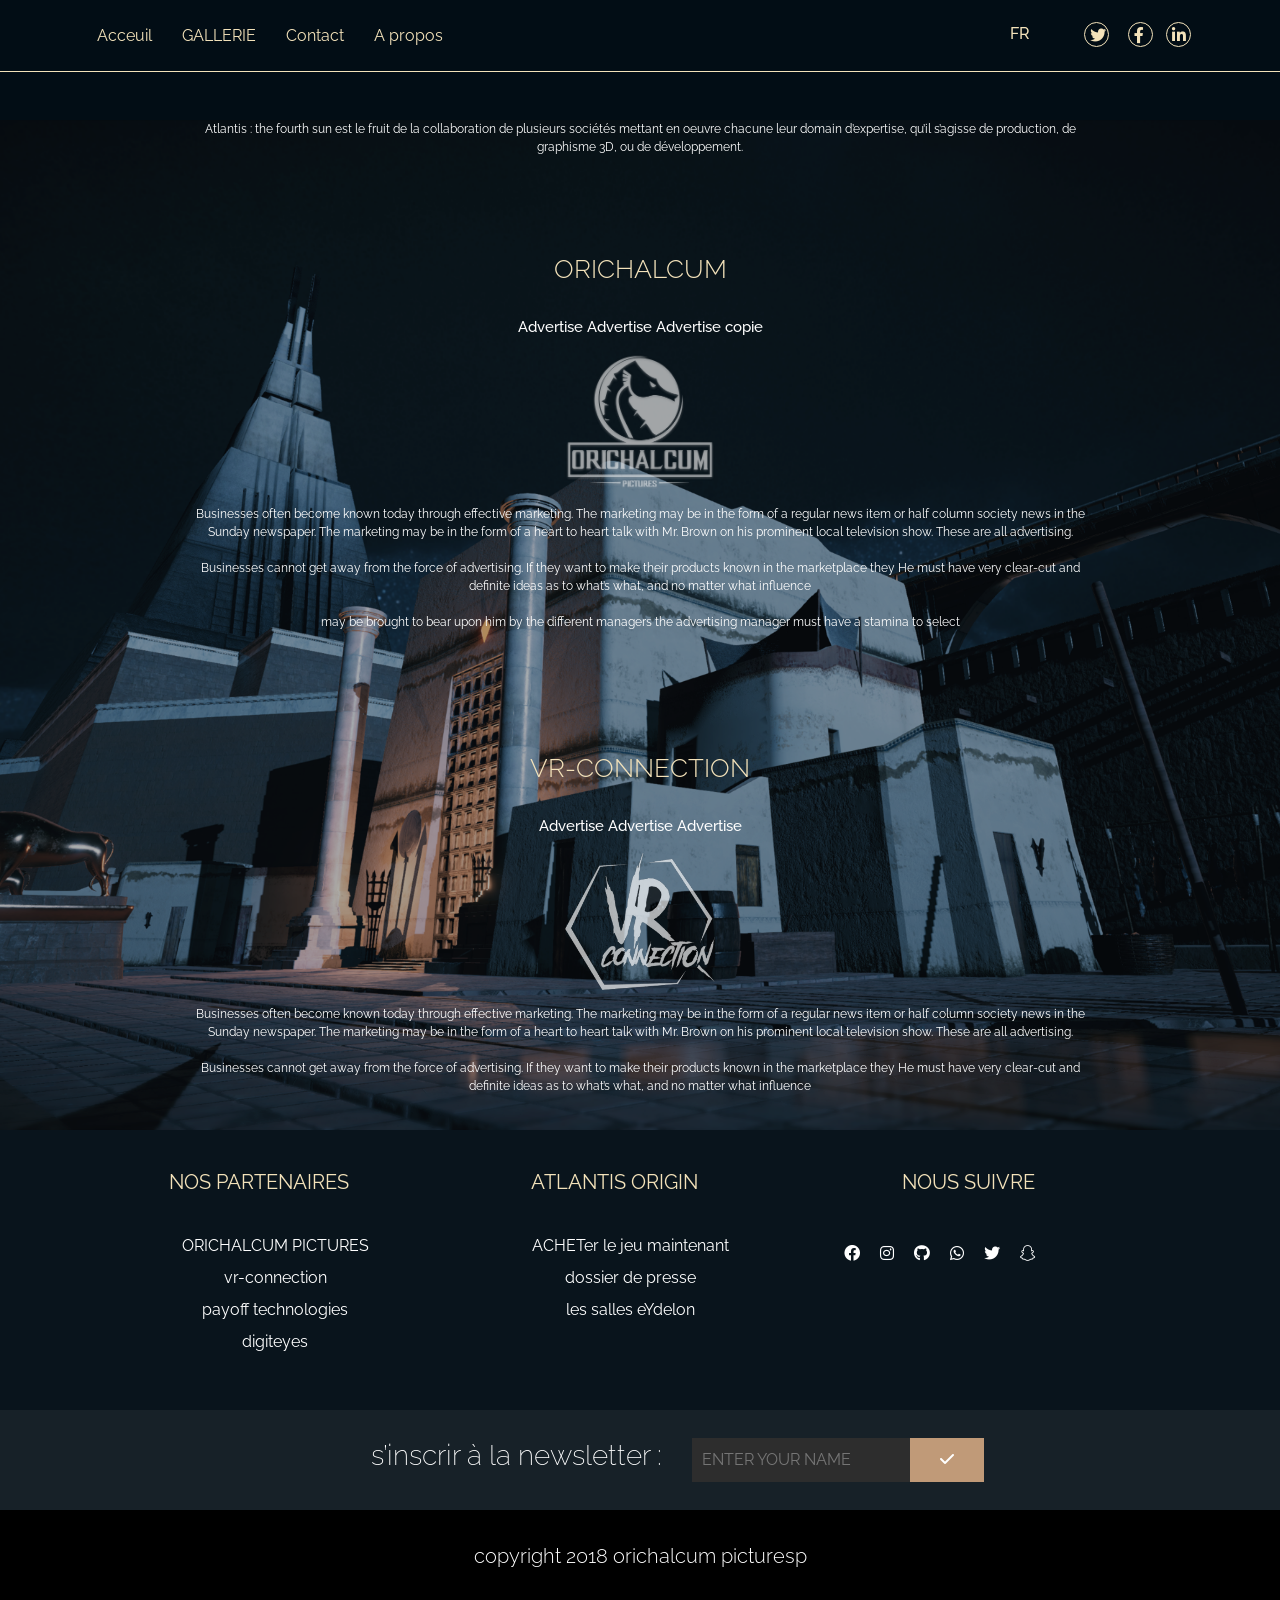
<file: a propos/index.html>
<!DOCTYPE html>
<html lang="en">
<head>
    <meta charset="UTF-8">
    <meta name="viewport" content="width=device-width, initial-scale=1.0">
    <link rel="stylesheet" href="design/all.min.css">
    <link rel="preconnect" href="https://fonts.googleapis.com">
<link rel="preconnect" href="https://fonts.gstatic.com" crossorigin>
<link rel="stylesheet" href="./design/bootstrap-5.3.0-dist/css/bootstrap.css">
<link href="https://fonts.googleapis.com/css2?family=Raleway:wght@100;200;300;400;500;600;700;800;900&display=swap" rel="stylesheet">
<link rel="stylesheet" href="design/style.css">    
<title>a propos</title>
</head>
<body>
    <header>
        <div class="container">
        <nav class="navbar navbar-expand-md">
            <button class="navbar-toggler" data-bs-toggle="collapse" data-bs-target="#myNav"><span class="navbar-toggler-icon" ></span></button>
            <div class="collapse navbar-collapse" id="myNav">
                <ul class="navbar-nav position-relative mb-3">
                    <li class="nav-item"><a href="#" class="nav-link"></a>Acceuil</li>
                    <li class="nav-item"><a href="#" class="nav-link"></a>GALLERIE</li>
                    <li class="nav-item"><a href="#" class="nav-link"></a>Contact</li>
                    <li class="nav-item"><a href="#" class="nav-link"></a>A propos</li>
                </ul>
            </div>
            <div class="lang float-end me-5 mt-1">
                <h6>FR</h6>
            </div>
            <div class="social float-end">
                <a href="#"><i class="fa-brands fa-twitter"></i></a>
                <a href="#"><i class="fa-brands fa-facebook-f"></i></a>
                <a href="#"><i class="fa-brands fa-linkedin-in"></i></a>
            </div>
        </nav>
    </div>
        <div class="propos-layer">
        <div class="propos mx-auto text-center">
            <div class="box mt-5">
                <p>Atlantis : the fourth sun est le fruit de la collaboration de plusieurs sociétés mettant en oeuvre chacune leur domain d’expertise, qu’il s’agisse de production, de graphisme 3D, ou de développement.</p>
            </div>
            <br><br>
            <div class="box">
                <h3>Orichalcum</h3>
                <h6>Advertise Advertise Advertise copie</h6>
                <img src="./design/logo-1.png" alt="" srcset="">
                <p>Businesses often become known today through effective marketing. The marketing may be in the form of a regular news item or half column society news in the Sunday newspaper. The marketing may be in the form of a heart to heart talk with Mr. Brown on his prominent local television show. These are all advertising. 
                        <br><br>
                    Businesses cannot get away from the force of advertising. If they want to make their products known in the marketplace they He must have very clear-cut and definite ideas as to what’s what, and no matter what influence 
                        <br><br>
                    may be brought to bear upon him by the different managers the advertising manager must have a stamina to select</p>
            </div>
            <br><br><br>
            <div class="box">
                <h3>VR-connection</h3>
                <h6>Advertise Advertise Advertise</h6>
                <img src="design/logo-2.png" alt="" srcset="">
                <p>Businesses often become known today through effective marketing. The marketing may be in the form of a regular news item or half column society news in the Sunday newspaper. The marketing may be in the form of a heart to heart talk with Mr. Brown on his prominent local television show. These are all advertising. 
                        <br><br>
                    Businesses cannot get away from the force of advertising. If they want to make their products known in the marketplace they He must have very clear-cut and definite ideas as to what’s what, and no matter what influence</p>
            </div>
        </div>
        </div>
    </header>
    <div class="liens">
        <div class="container text-center d-flex-sm flex-column flex-md-row">
    <div class="box">
        <h3>Nos partenaires</h3>
        <ul>
            <li>ORICHALCUM PICTURES</li>
            <li>vr-connection</li>
            <li>payoff technologies</li>
            <li>digiteyes</li>
        </ul>
    </div>
    <div class="box">
        <h3>Atlantis Origin</h3>
        <ul>
            <li>ACHETer le jeu maintenant</li>
            <li>dossier de presse</li>
            <li>les salles eYdelon</li>
        </ul>
    </div>
    <div class="box social">
        <h3>nous suivre</h3>
        <ul>
    <li><a href="#"><i class="fa-brands fa-facebook"></i></a></li>
    <li><a href="#"><i class="fa-brands fa-instagram"></i></a></li>
    <li><a href="#"><i class="fa-brands fa-github"></i></a></li>
    <li><a href="#"><i class="fa-brands fa-whatsapp"></i></a></li>
    <li><a href="#"><i class="fa-brands fa-twitter"></i></a></li>
    <li><a href="#"><i class="fa-brands fa-snapchat"></i></a></li>
        </ul>
    </div>
    </div>
    </div>
    <div class="mail">
        <div class="text">
            <h3>s’inscrir à la newsletter :</h3>
        </div>
        <div class="send">
            <input type="text" placeholder="ENTER YOUR NAME">
            <button><a href="#"><i class="fa-solid fa-check"></i></a></button>
        </div>
    </div>
    <footer>
    <h4>copyright 2018 orichalcum picturesp</h4>
    </footer>
    </body>
    </html>
    <script src="./design/bootstrap-5.3.0-dist/js/bootstrap.js"></script>
</body>
</html>
</file>
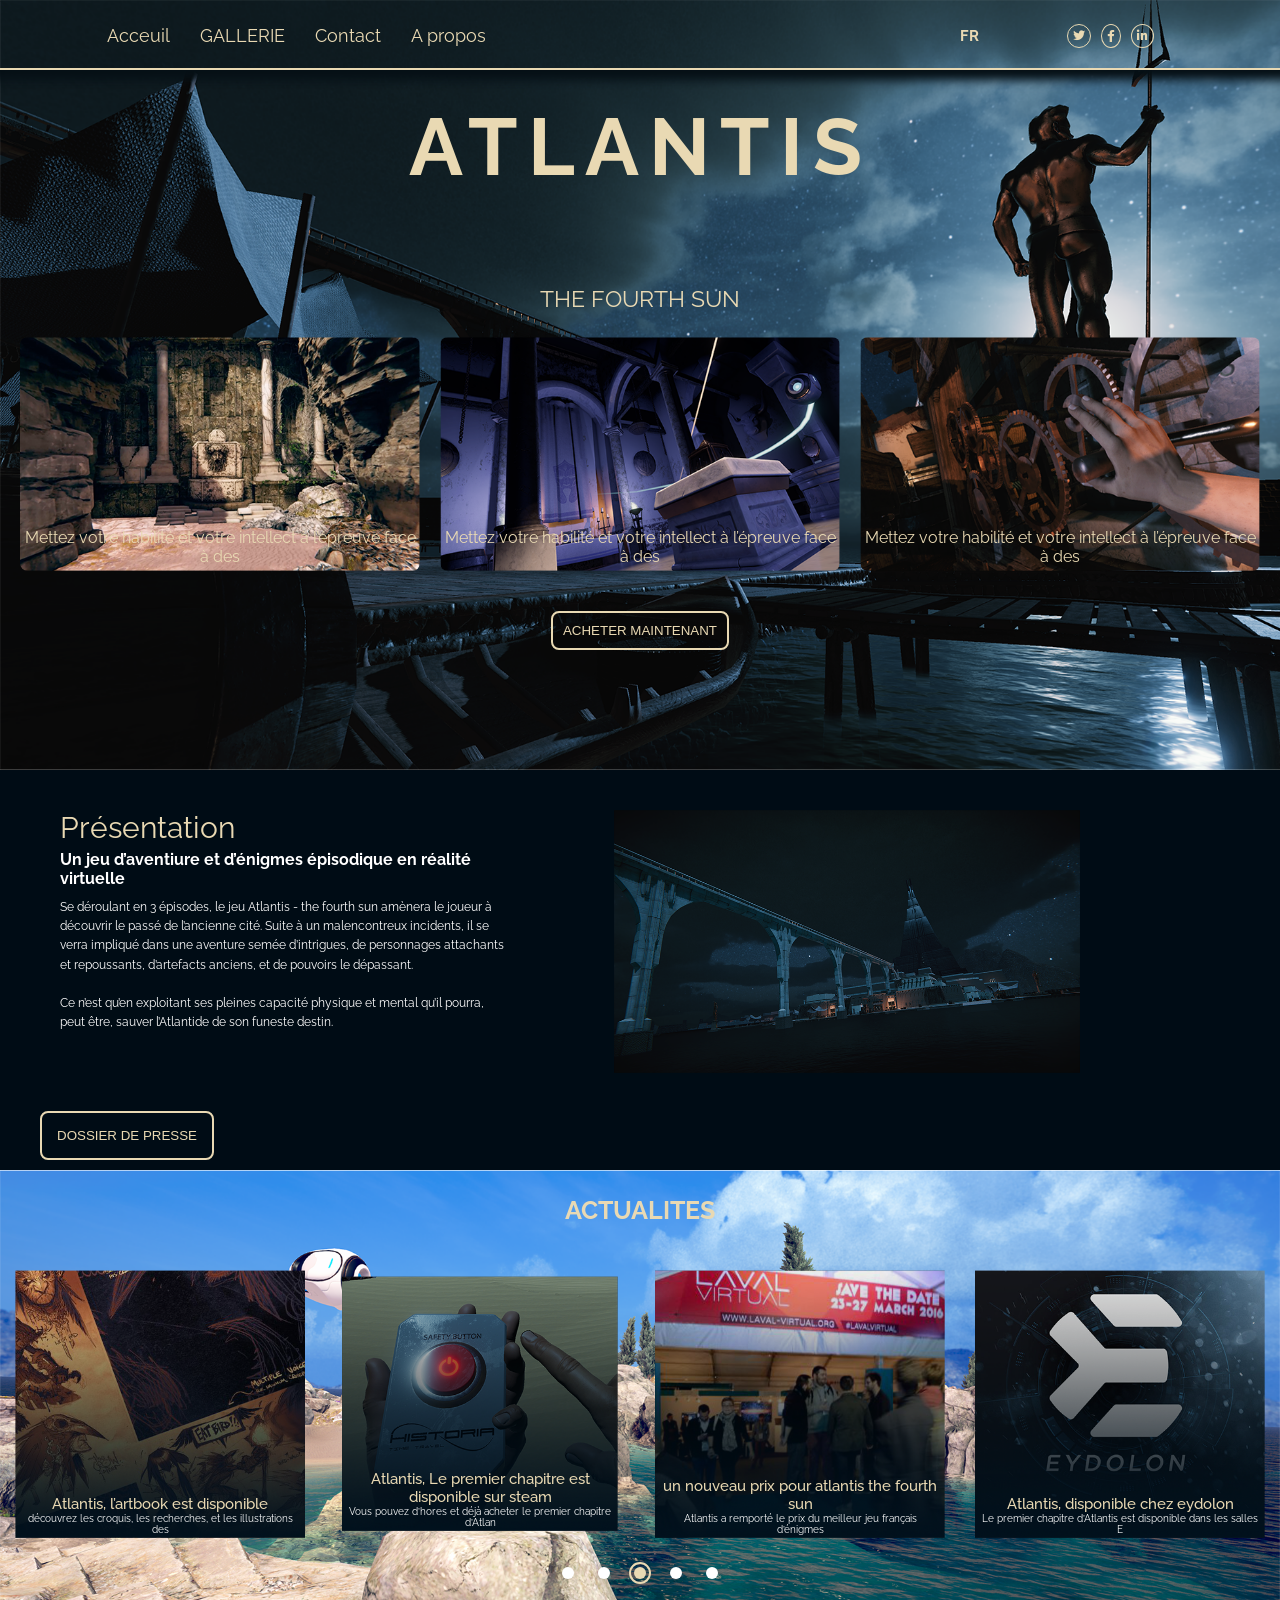
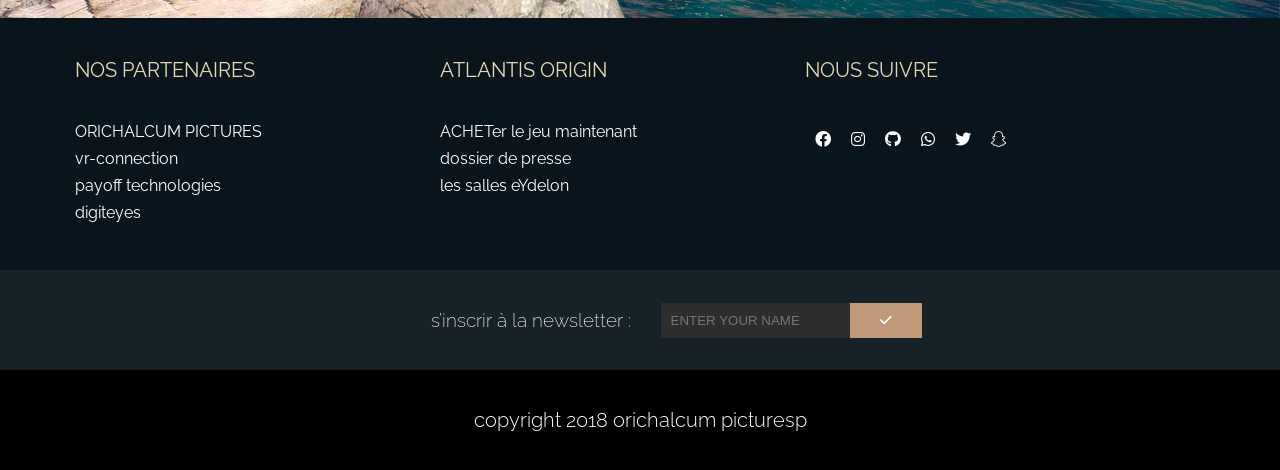
<file: home/index.html>
<!DOCTYPE html>
<html lang="en">
<head>
    <meta charset="UTF-8">
    <meta name="viewport" content="width=device-width, initial-scale=1.0">
    <title>Document</title>
    <link rel="stylesheet" href="design/style.css">
    <link rel="stylesheet" href="design/all.min.css">
    <link rel="preconnect" href="https://fonts.googleapis.com">
<link rel="preconnect" href="https://fonts.gstatic.com" crossorigin>
<link href="https://fonts.googleapis.com/css2?family=Raleway:wght@100;200;300;400;500;600;700;800;900&display=swap" rel="stylesheet">
</head>
<body>
    <div class="header">
    <header>
        <ul>
            <li>Acceuil</li>
            <li>GALLERIE</li>
            <li>Contact</li>
            <li>A propos</li>
        </ul>
        <div class="lang">
            <h5>FR</h5>
        </div>
        <div class="social">
            <ul>
            <a href="#"><i class="fa-brands fa-twitter"></i></a>
            <a href="#"><i class="fa-brands fa-facebook-f"></i></a>
            <a href="#"><i class="fa-brands fa-linkedin-in"></i></a>
        </ul>
        </div>
    </header>
    <div class="main">
        <div class="container">
            <div class="title">Atlantis</div>
            <div class="demi-title">the fourth sun</div>
            <div class="boxs">
            <div class="box">
                <img src="design/main-1.png" alt="">
                <p>Mettez votre habilité et votre intellect à l’épreuve face à des</p>
            </div>
            <div class="box">
                <img src="design/main-2.png" alt="">
                <p>Mettez votre habilité et votre intellect à l’épreuve face à des</p>
            </div>
            <div class="box">
                <img src="design/main-3.png" alt="">
                <p>Mettez votre habilité et votre intellect à l’épreuve face à des</p>
            </div>
        </div>
        <div class="button">
        <button>acheter maintenant</button>
    </div>
        </div>
    </div>
</div>
    <!-- -------- pre ------------------ -->
    <div class="presentation">
        <div class="content">
        <div class="text">
        <h3>présentation</h3>
        <h5>Un jeu d’aventiure et d’énigmes épisodique en réalité virtuelle</h5>
        <p>Se déroulant en 3 épisodes, le jeu Atlantis - the fourth sun amènera le joueur à découvrir le passé de l’ancienne cité. Suite à un malencontreux incidents, il se verra impliqué dans une aventure semée d’intrigues, de personnages attachants et repoussants, d’artefacts anciens, et de pouvoirs le dépassant.
           <br><br>
            Ce n’est qu’en exploitant ses pleines capacité physique et mental qu’il pourra, peut être, sauver l’Atlantide de son funeste destin.</p>
    </div>
    <div class="image">
        <img src="./design/prese.png" alt="">
    </div>
</div>
<button>dossier de presse</button>
</div>
<div class="actualites">
    <h2>actualites</h2>
    <div class="boxs">
        <div class="box">
            <img src="./design/act-1.png" alt="">
            <div class="text">
            <h3>Atlantis,  l’artbook est disponible</h3>
            <p>découvrez les croquis, les recherches, et les illustrations des</p>
        </div>
        </div>
        <div class="box">
            <div class="text">
            <img src="./design/act-2.png" alt="">
            <div class="text">
            <h3>Atlantis, Le premier chapitre est disponible sur steam</h3>
            <p>Vous pouvez d’hores et déjà acheter le premier chapitre d’Atlan</p>
        </div>
        </div>
        </div>
        <div class="box">
            <img src="./design/act-3.png" alt="">
            <div class="text">
            <h3>un nouveau prix pour atlantis the fourth sun </h3>
            <p>Atlantis a remporté le prix du meilleur jeu français d’énigmes </p>
        </div>
        </div>
        <div class="box">
            <img src="./design/act-4.png" alt="">
            <div class="text">
            <h3>Atlantis, disponible chez eydolon</h3>
            <p>Le premier chapitre d’Atlantis est disponible dans les salles E</p>
        </div>
        </div>
    </div>
    <div class="bullets">
        <span></span>
        <span></span>
        <span class="active"></span>
        <span></span>
        <span></span>
    </div>
</div>
<!-- ------------------ liens -------------------------------------------- -->
<div class="liens">
    <div class="container">
<div class="box">
    <h3>Nos partenaires</h3>
    <ul>
        <li>ORICHALCUM PICTURES</li>
        <li>vr-connection</li>
        <li>payoff technologies</li>
        <li>digiteyes</li>
    </ul>
</div>
<div class="box">
    <h3>Atlantis Origin</h3>
    <ul>
        <li>ACHETer le jeu maintenant</li>
        <li>dossier de presse</li>
        <li>les salles eYdelon</li>
    </ul>
</div>
<div class="box social">
    <h3>nous suivre</h3>
    <ul>
<li><a href="#"><i class="fa-brands fa-facebook"></i></a></li>
<li><a href="#"><i class="fa-brands fa-instagram"></i></a></li>
<li><a href="#"><i class="fa-brands fa-github"></i></a></li>
<li><a href="#"><i class="fa-brands fa-whatsapp"></i></a></li>
<li><a href="#"><i class="fa-brands fa-twitter"></i></a></li>
<li><a href="#"><i class="fa-brands fa-snapchat"></i></a></li>
    </ul>
</div>
</div>
</div>
<div class="mail">
    <div class="text">
        <h3>s’inscrir à la newsletter :</h3>
    </div>
    <div class="send">
        <input type="text" placeholder="ENTER YOUR NAME">
        <button><a href="#"><i class="fa-solid fa-check"></i></a></button>
    </div>
</div>
<footer>
<h4>copyright 2018 orichalcum picturesp</h4>
</footer>
</body>
</html>
</file>
<file: a propos/design/style.css>
*{
    margin: 0;
    padding: 0;
    box-sizing: border-box;
}
:root{
    --main-color:#f3e2ba;
}
body{
    font-family: 'Raleway', sans-serif;
}
header{
    background-color: #020d15;
}
header nav li{
    margin: 0 15px;
    color: var(--main-color);
    font-weight: 400;
}

header nav .social a{
position: relative;
padding: 4px;
margin: 0 8px;
color: var(--main-color);

}
header nav button span{
    color: var(--main-color);
}
header nav .social a::before{
    content: "";
    position: absolute;
    width: 25px;
    height: 25px;
    background-color: transparent;
    border: 1.5px solid var(--main-color);
    border-radius: 50%;
    top: 0px;
    left: -2px;
}
header nav::after{
    content: "";
    position: absolute;
    width: 200%;
    height: 1.5px;
    background-color: var(--main-color);
    bottom: 0;
    left: -100px;
}
header .lang{
    color: var(--main-color);
}
/* --------------------------- */
header .propos{
    width: 70%;
    position: relative;
    z-index: 100
}
header .propos-layer{
    background:url('./main.png') ;
    background-size: cover;
    position: relative;
}
header .propos-layer::after{
    content: "";
    position: absolute;
    top: 0;
    left: 0;
    width: 100%;
    height: 100%;
    background-color: #020d15;
    opacity: 0.3;
}
header .propos .box{
padding-bottom: 20px;
}
header .propos .box p{
    color: white;
    line-height: 1.5;
    font-size: 12px;
    margin: 15px 0;

}
header .propos .box h3{
    color: var(--main-color);
    font-size: 26px;
    font-weight: 300;
    text-transform: uppercase;
    padding: 15px;
}
header .propos .box h6{
    padding: 10px 0;
    color: white;
    font-size: 15px;
}
header .propos .box img{
    width: 150px;
}
.liens{
    background-color: #09141c;
    padding: 30px 0;
}
.liens .container{
    display: flex;
}
.liens .box{
    margin: 10px;
    flex-basis: 30%;
    color: white;
}
.liens .box h3{
    color: var(--main-color);
    font-size: 20px;
    font-weight: 400;
    text-transform: uppercase;
}
.liens .box ul{
    list-style: none;
    margin-top: 40px;
}
.liens .box ul li{
    margin: 8px 0;
}
.liens .box.social ul {
    display: flex;
    justify-content: start;
}
.liens .box.social ul li a{
    color: white;
    margin: 0 10px;

}
.mail{
    display: flex;
    background-color: #172128;
    padding: 10px 0;
    height: 100px;
    justify-content: center;
    align-items: center;
}
.mail .text{
    color: white;
    margin-right: 30px;
}
.mail .text h3{
    font-weight: 200;
}
.mail .send{
    position: relative;
}
.mail .send input{
    padding: 10px;
    background-color: #2d2d2d;
    border: none;
}
.mail .send button{
    padding:10px 30px;
    border: none;
    position: absolute;
    background-color: #c09a78;
}
.mail .send button a{
    color: white;

}
footer{
    height: 100px;
    background-color: black;
    display: flex;
    justify-content: center;
    align-items: center;
}
footer h4{
    color: white;
    font-size: 20px;
    font-weight: 300;
}
</file>
<file: home/design/style.css>
*{
    box-sizing: border-box;
    margin: 0;
    padding: 0;
}
body{
    font-family: 'Raleway', sans-serif;
}
:root{
    --main-color:#e9d9b3;
}
.header{
    background: url('./main.png');
    background-size: cover;
}
header{
    display:grid;
    grid-template-columns: repeat(12,minmax(0,1fr));
    justify-content: center;
    align-items: center;
    height: 70px;
    font-weight: 400;
    font-size: 18px;
    position: relative;
    box-shadow: 0 0 9px 10px #061016;
    z-index: 3;
}
header ul{
    list-style: none;
    grid-column: 2/6;
    display: flex;
}
header ul li{
    margin-right: 30px;
    color: var(--main-color);
}
header .lang{
    grid-column: 10/11;
}
header .lang h5{
    color: var(--main-color);
}
header .social{
    grid-column: 11/12;
    display: flex;
    flex-wrap: nowrap;
}
header .social a{
    color: var(--main-color);
    margin-right: 10px;

}
header .social a i{
    font-size: 12px;
    border: 1px solid var(--main-color);
    padding: 5px;
    border-radius: 50%;
}
header::after{
    content: "";
    position: absolute;
    width: 100%;
    height: 2px;
    background-color: var(--main-color);
    bottom: 0;
}
/* ------------------ main -----------------------  */
.main{
    height: 600px;
    width: 100%;
    height: 700px;
}
.container{
    margin: 0 auto;
}
@media(min-width:767px){
    .container{
        width: 650px;
    }

}
@media(min-width:950px){
    .container{
        width: 940px;
    }

}
@media(min-width:1200px){
    .container{
        width: 1150px;
    }

}
.main .container .title{
    color: var(--main-color);
    font-size: 80px;
    font-weight: bold;
    text-align: center;
    letter-spacing: 10px;
    position: absolute;
    top: 100px;
    left: 50%;
    transform: translateX(-50%);
    text-transform: uppercase;

}
.main .container .demi-title{
    color: var(--main-color);
    text-align: center;
    position: relative;
    top: 215px;
    font-size: 23px;
    text-transform: uppercase;
    font-weight: 400;
}
/* -------------------- boxes -------------------------------------  */
.main .container .boxs{
    display: flex;
    justify-content: center;
    flex-wrap: nowrap;
    position: relative;
    top: 230px;
}
.main .container .boxs .box{
    margin: 10px;

    position: relative;
}
.main .container .boxs .box img{
    width: 400px;
    height: 100%;
    border-radius: 8px;
}
.main .container .boxs .box p {
position: absolute;
color: var(--main-color);
bottom: 0;
text-align: center;
margin: 0 4px 5px 4px;
}
.main .container .button{
    text-align: center;
    position: relative;
    bottom: -260px;
}
.main .container .button button{
    padding: 10px;
    background: transparent;
    color: var(--main-color);
    border: 2px solid var(--main-color);
    text-transform: uppercase;
    border-radius: 8px;
}
/* --------------------- presentation ------------------  */
.presentation{
    position: relative;
}
.presentation .content{
    height: 400px;
    background-color:#000c15;
    /* position: absolute; */
    display: flex;
}
.presentation .text{
    flex-basis: 40%;
    margin: 40px 10px 0 60px;
}
.presentation h3{
 color: var(--main-color);
 font-weight: 400;
 font-size: 30px;
 text-transform: capitalize;
}
.presentation h5{
    color: white;
    margin-top: 5px;
    font-size: 16px;
}
.presentation p{
    margin-top: 10px;
    color: white;
    font-size: 12px;
    line-height: 1.6;
}

.presentation .image{
    margin-left: 100px;
    margin-top:40px;
    flex-basis: 60%;
}
.presentation .image img{
    width: 70%;
}
.presentation button{
    position: absolute;
    bottom: 10px;
    left: 40px;
    margin-top: 15px;
    padding: 15px;
    background-color: transparent;
    border: 2px solid var(--main-color);
    border-radius: 8px;
    color: var(--main-color);
    text-transform: uppercase
}
.actualites{
padding: 25px 0;
background: url('./min-act.png');
background-size: cover;
position: relative;
}
.actualites h2{
    text-align: center;
    font-size: 25px;
    color: var(--main-color);
    text-transform: uppercase;

}
.actualites .boxs{
    margin-top: 30px;
    display: flex;
    justify-content:center;
}
.actualites .boxs .box{
    flex-basis: 300px;
    margin: 15px;
    position: relative;
}
.actualites .boxs .box img{
  width: 100%;
}
.actualites .boxs .box .text{
    position: absolute;
    bottom: 0;
    margin: 7px;
    text-align: center;
}
.actualites .boxs .box .text h3{
    color: var(--main-color);
    font-size: 15px;
    font-weight: 500;
}
.actualites .boxs .box .text p{
    color: white;
    font-weight: normal;
    font-size: 10px;
}
.actualites .bullets{
    text-align: center;
}
.actualites .bullets span{
    margin: 10px;
    width: 12px;
    height: 12px;
    background-color: white;
    border-radius: 50%;
    display: inline-block;
    position: relative;
}
.actualites .bullets span.active::before{
    content: "";
    position: absolute;
    width: 18px;
    height: 18px;
    background-color: transparent;
    border: 2px solid var(--main-color);
    border-radius: 50%;
    top: -5px;
    left: -5px;
}
.actualites .bullets span.active{
    background-color: var(--main-color);
}
.liens{
    background-color: #09141c;
    padding: 30px 0;
}
.liens .container{
    display: flex;
}
.liens .box{
    margin: 10px;
    flex-basis: 30%;
    color: white;
}
.liens .box h3{
    color: var(--main-color);
    font-size: 20px;
    font-weight: 400;
    text-transform: uppercase;
}
.liens .box ul{
    list-style: none;
    margin-top: 40px;
}
.liens .box ul li{
    margin: 8px 0;
}
.liens .box.social ul {
    display: flex;
    justify-content: start;
}
.liens .box.social ul li a{
    color: white;
    margin: 0 10px;

}
.mail{
    display: flex;
    background-color: #172128;
    padding: 10px 0;
    height: 100px;
    justify-content: center;
    align-items: center;
}
.mail .text{
    color: white;
    margin-right: 30px;
}
.mail .text h3{
    font-weight: 200;
}
.mail .send{
    position: relative;
}
.mail .send input{
    padding: 10px;
    background-color: #2d2d2d;
    border: none;
}
.mail .send button{
    padding:10px 30px;
    border: none;
    position: absolute;
    background-color: #c09a78;
}
.mail .send button a{
    color: white;

}
footer{
    height: 100px;
    background-color: black;
    display: flex;
    justify-content: center;
    align-items: center;
}
footer h4{
    color: white;
    font-size: 20px;
    font-weight: 300;
}
</file>
